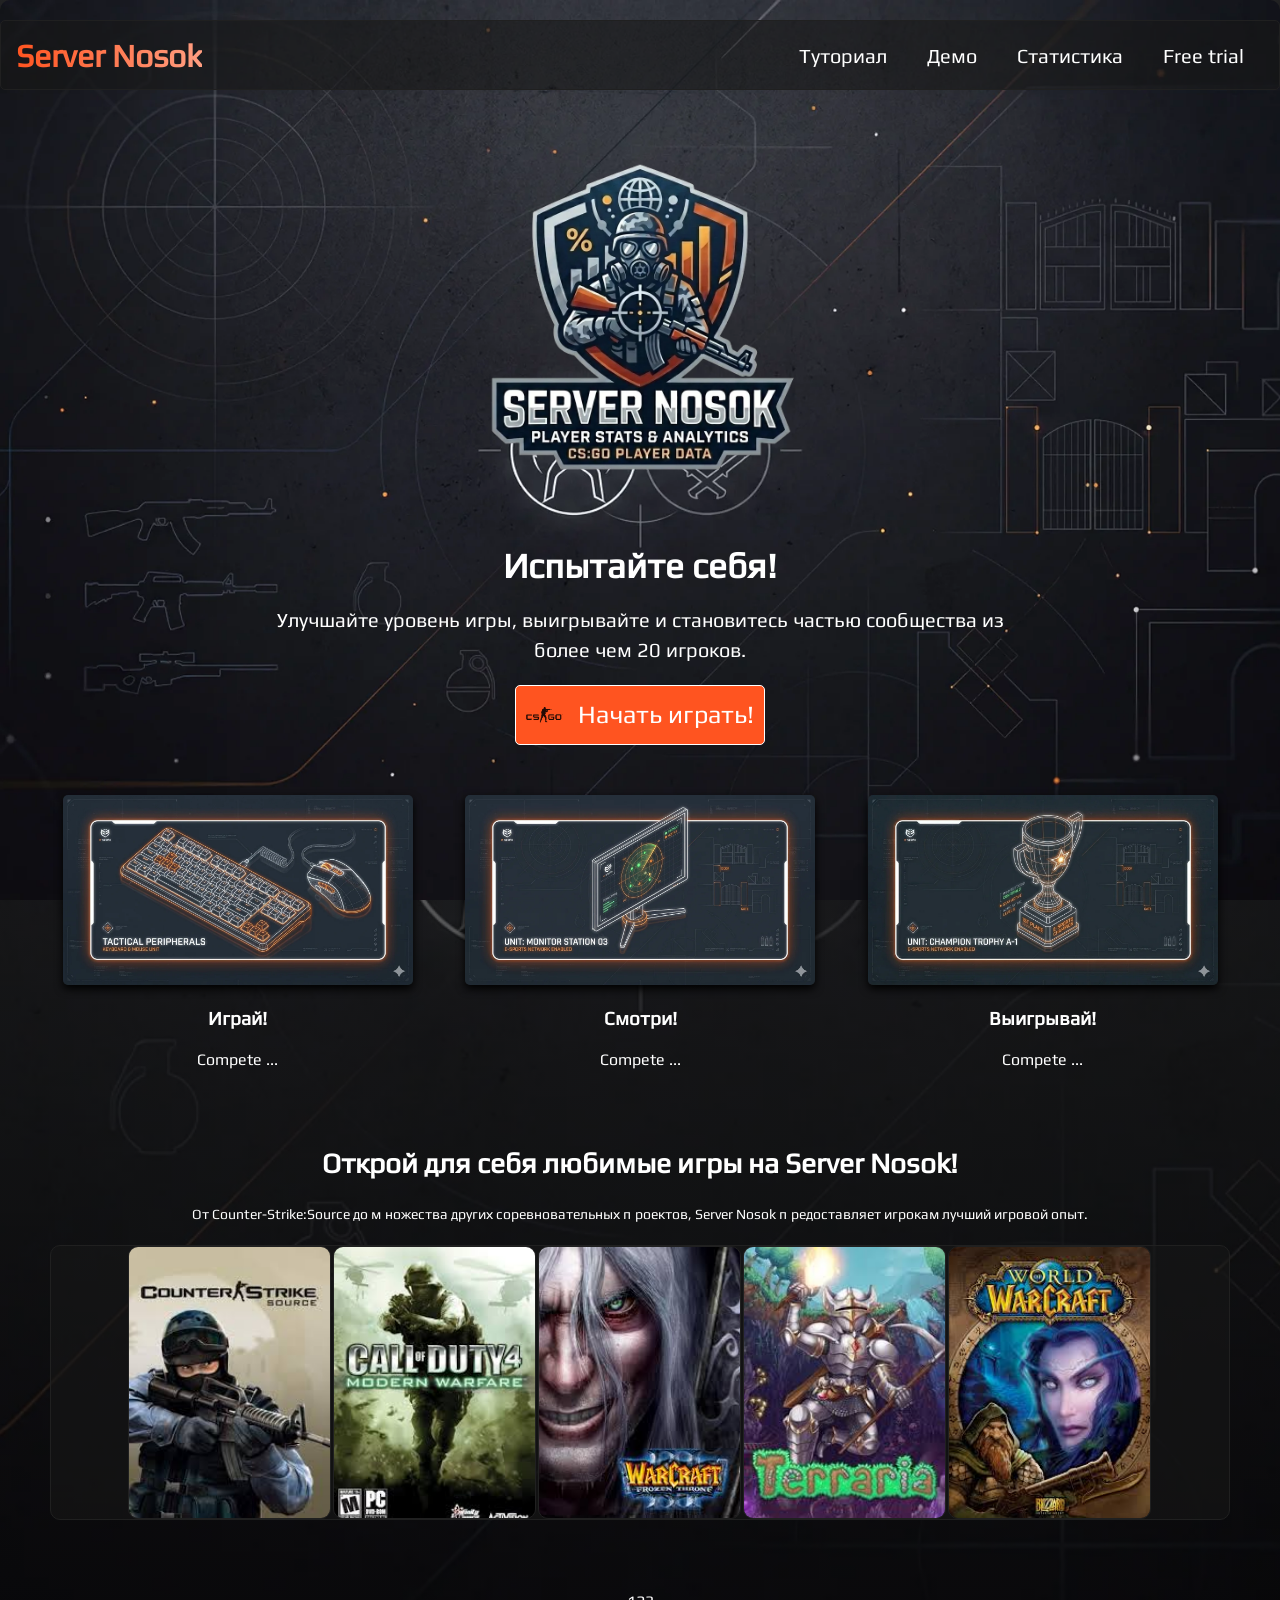
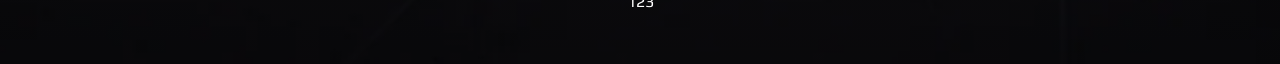
<file: index.html>
<!DOCTYPE html>
<html lang="en">
<head>
    <meta charset="UTF-8">
    <meta name="viewport" content="width=device-width, initial-scale=1.0">
    <title>stat_csgo</title>
    <link rel="stylesheet" href="/styles/reset.css">
    <link rel="stylesheet" href="/styles/index.css">
</head>
<body>
    <div id="preloader">
        <div class="spinner"></div>
    </div>
    <div class="container">
        <header class="header">
            <h1 class="header__title">Server Nosok</h1>
            <label class="toggle__label" for="toggle">&#9776</label>
            <nav class="nav">
                <input type="checkbox" id="toggle" />
                <ul class="menu">
                    <li>
                        <a href="/pages/tutorial.html">Туториал</a>
                    </li>
                    <li>
                        <a href="/pages/demo.html">Демо</a>
                    </li>
                    <li>
                        <a href="#">Статистика</a>
                    </li>
                    <li>
                        <a href="#"><span>Free trial</span></a>
                    </li>
                </ul>
            </nav>
        </header>
        <main>
            <section class="hero__index">
                <img class="hero__logo" src="/img/logo.webp" alt="Ошибка">
                <h2 class="hero__chapter">Испытайте себя!</h2>
                <p class="hero__text">Улучшайте уровень игры, выигрывайте и становитесь частью сообщества из более чем 20 игроков.</p>
                <a class="hero__startgame" href=""><img src="/img/ikon.webp" alt="...">Начать играть!</a>
            </section>

            <section class="infos">
                <article class="info">
                    <img class="info__img" src="/img/info/mouse.webp" alt="Ошибка">
                    <h3 class="info__header">Играй!</h3>
                    <p class="info__details">
                        Compete ...
                    </p>
                </article>
                <article class="info">
                    <img class="info__img" src="/img/info/monitor.webp" alt="Ошибка">
                    <h3 class="info__header">Смотри!</h3>
                    <p class="info__details">
                    Compete ...
                    </p>
                </article>
                <article class="info">
                    <img class="info__img" src="/img/info/cup.webp" alt="Ошибка">
                    <h3 class="info__header">Выигрывай!</h3>
                    <p class="info__details">
                    Compete ...
                    </p>
                </article>
            </section>

            <section class="games">
                <h4>Открой для себя любимые игры на Server Nosok!</h4>
                <p>От Counter-Strike:Source до множества других соревновательных проектов, Server Nosok предоставляет игрокам лучший игровой опыт.</p>
                <ul class="games__img">
                    <li>
                        <a href="#"><img src="/img/games/cssource-logo.jfif" alt="error"></a>
                    </li>
                    <li>
                        <a href="#"><img src="/img/games/cod4-logo.jfif" alt="error"></a>
                    </li>
                    <li>
                        <a href="#"><img src="/img/games/warcraft3-logo.jfif" alt="error"></a>
                    </li>
                    <li>
                        <a href="#"><img src="/img/games/terraria-logo.jfif" alt="error"></a>
                    </li>
                    <li>
                        <a href="#"><img src="/img/games/wow-logo.jfif" alt="error"></a>
                    <li>
                </ul>
            </section>
        </main>
        <footer>
            123
        </footer>
        
    </div>
    <script src="/scripts/script.js"></script>
</body>
</html>
</file>
<file: styles/index.css>
* {
    padding: 0;
    margin: 0;
    border: 0;
    box-sizing: border-box;
}

@font-face {
    font-family: play;
    src: url('../fonts/Play.ttf') format(truetype);}

body {
    font-family: play;
    color: #fff;
    scroll-behavior: smooth;
    text-rendering: optimizeSpeed;
    line-height: 1.5;
    padding-bottom: 30px;
    background: linear-gradient(rgba(33,33,33,0.9), rgba(0,0,0,0.55)), url(/img/body.webp) center/cover no-repeat;
}
#preloader {
    position: fixed;
    left: 0;
    top: 0;
    width: 100%;
    height: 100%;
    background-color: #fff;
    z-index: 9999;
    display: flex;
    justify-content: center;
    align-items: center;
    transition: opacity 0.5s ease;
}
.spinner{
    border: 5px solid #f3f3f3;
    border-top: 5px solid #3498db;
    border-radius: 50%;
    width: 50px;
    height: 50px;
    animation: spin 1s linear infinite;
}
@keyframes spin {
    0% {transform: rotate(0deg);}
    100% {transform: rotate(360deg);}
}
.spinner #loader {
    opacity: 0;
    visibility: hidden;
}
.container {
    margin: 0 auto;
    max-width: 1400px;
    text-align: center;
    padding: 20px 0 20px;
    background:  url(/img/body.webp) center/cover no-repeat fixed; 
    border-radius: 10px;
}
/* linear-gradient(rgba(33,33,33,0.9), rgba(0,0,0,0.55)),
linear-gradient(rgba(33,33,33,0.25), rgba(0,0,0,0.55)), */
.header {
    padding: 0px 15px;
    background-color: rgba(23, 23, 23, 0.582);
    border-radius: 5px;
    display: flex;
    justify-content: space-between;
    height: 70px;
    line-height: 70px;
    border: 1px solid rgb(32, 32, 32);
    margin: auto;
}

.header__title {
    background: linear-gradient(to right,rgb(255, 84, 32), rgb(255, 158, 129),rgb(255, 255, 255));
    background-size: 200% auto;
    -webkit-background-clip: text;
    background-clip: text;
    -webkit-text-fill-color: transparent;
    animation: centerGradient 2.5s linear infinite;
    cursor: crosshair;
}
@keyframes centerGradient {
    0% {background-position: 0% center;}
    100% {background-position: 200% center;}
} 
.toggle__label {
    font-size: 20px;
    line-height: 70px;
    cursor: pointer;
    display: none;
}

#toggle {
    display: none;
}

.nav {
    display: flex;
}
.menu {
    display: flex;
    list-style-type: none;
}
.menu a {
    text-decoration: none;
    color: rgb(255, 255, 255);
    margin: 0 10px;
    padding: 10px;
    border-radius: 5px;
    line-height: 70px;
    transition: all 0.2s ease-in;
    font-size: 20px;
}

.menu a:hover {
    background-color: rgba(60, 60, 60, 0.4);
    color: #fff;
    padding: 10px;
    border-radius: 5px;
}

.menu a:active {
    background-color: transparent;
    color: grey;
}

@media only screen and (max-width: 736px) {
    .header {
        flex-wrap: wrap;
        justify-content: space-between;
        padding: 0 15px;
    }
    .toggle__label {
        display: block;
        cursor: pointer;
    }
    .nav {
        width: 100%;
    }
    .menu {
        display: flex;
        flex-direction: column;
        text-align: center;
        width: 100%;
        position: fixed;
        left: -100%;
        transition: all .5s ease-in;
        background-color: rgba(255, 255, 255, 0.5);
    }
    .menu a {
        display: block;
        border-bottom: 1px solid grey;
        margin: 0;
        color: #fff;
    }
    .menu a:hover {
        background-color: rgba(185, 185, 185, 0.4);
        color: #fff;
    }
    .menu a:active {
        background-color: transparent;
        color: gray;
    }
    #toggle:checked~.menu {
        left: 0;
    }
}
.hero__index {
    max-width: 800px;
    max-height: 100%;
    margin: 0 auto;
    display: flex;
    flex-wrap: wrap;
    flex-direction: column;
    justify-content: center;
    align-items: center;
    padding: 0 10px;
} 

.hero__logo {
    width: 100%;
    object-fit: cover;
    width: 450px;
}
.hero__chapter {
    height: 45px;
    font-size: 35px;
}

.hero__text {
    display: flex;
    align-items: center;
    height: 40px;
    flex-basis: 100px;
    font-size: 20px;
}
.hero__startgame {
    display: flex;
    align-items: center;
    background-color: rgb(255, 84, 32);
    color: #fff;
    padding: 10px;
    border: 1px solid #fff;
    border-radius: 5px;
    font-size: 25px;
    text-decoration: none;
    gap:10px;
    img {
        height: 20px;
        object-fit: cover;
        padding-right: 5px;
    }
}
.hero__startgame a {
    background-color: rgb(255, 84, 32);
    color: #fff;
    padding: 10px;
    border: 1px solid #fff;
    border-radius: 5px;
    font-size: 25px;
    text-decoration: none;
}
.hero__startgame a:hover {
    color: #333333;}

.hero__startgame a:active {
    background-color: transparent;
    color: grey;
}
.infos {
    display: flex;
    justify-content: space-evenly;
    margin-top: 50px;
    padding: 0 20px;
}
.info {
    max-width: 800px;
    display: flex;
    flex-direction: column;
    flex-wrap: wrap;
    justify-content: center;
    align-items: center;
    padding: 0 10px;
}
.info__img {
    width: 350px;
    border-radius: 5px;
    box-shadow: 0px 4px 8px #000000;
    
}

.games {
    max-width: 1200px;
    margin: 50px auto;
    display: flex;
    flex-direction: column;
    padding: 20px 10px;
    h4{
        font-size: 28px;
        margin-bottom: 20px;
    }
    p{
        font-size: 14px;
        margin-bottom: 20px;
    }

}
.games__img {
    list-style-type: none;
    background-color: rgba(23, 23, 23, 0.582);
    border: 1px solid rgb(32, 32, 32);
    border-radius: 10px;
    display: flex;
    flex-wrap: wrap;
    flex-direction: row;
    justify-content: center;
    padding: 5px 20px;
    img {
        border: 1px solid rgb(32, 32, 32);
        margin-right: 2px;
        width: 203px;
        height: 273px;
        /* padding: 10px; */
        border-radius: 10px;
        object-fit: cover;
    }
}

/* tutorial */

.hero__tutorial {
    height: 100vh;
    display: flex;
    flex-direction: column;
    color: #ffffff;
    padding: 2em;
}
.playground__header {
    color: #ffffff;
    flex: 0 auto;
    margin-bottom: 1em;
}

.playground {
    padding: 2em;
    border: 2px solid #555;
    border-radius: 5px;
    flex: 1;
}

/* General styles end */

/* Tabs visuals start */

.tabs {
    margin-bottom: 2em;
}

.tabs__headers {
    border-bottom: 2px solid #555;
    display: flex;
    unicode-bidi: normal;
}

.tabs__header {

    padding: 1em;
    border: 1px solid #555;
    user-select: none;
    cursor: pointer;
}

.tabs__contents {
    padding: 2em;
    border: 1px solid #555;
    border-radius: 5px;
    video {
        width: 800px;
        object-fit: cover;
        border-radius: 5px;
    }
}

/* Tabs visuals end */

/* Tabs functional start */
.tabs__hidden-state-input {
    display: none;
}

.tabs:has(.tabs__header--1 input:checked) .tabs__header--1, 
.tabs:has(.tabs__header--2 input:checked) .tabs__header--2, 
.tabs:has(.tabs__header--3 input:checked) .tabs__header--3, 
.tabs:has(.tabs__header--4 input:checked) .tabs__header--4, 
.tabs:has(.tabs__header--5 input:checked) .tabs__header--5 {
    font-weight: bold;
    background-color: rgba(75, 75, 75, 0.816);
    color: rgb(255, 84, 32);
}
.tabs__content {
    display: none;
}

.tabs:has(.tabs__header--1 input:checked) .tabs__content--1, 
.tabs:has(.tabs__header--2 input:checked) .tabs__content--2, 
.tabs:has(.tabs__header--3 input:checked) .tabs__content--3,
.tabs:has(.tabs__header--4 input:checked) .tabs__content--4, 
.tabs:has(.tabs__header--5 input:checked) .tabs__content--5 { 
    display: block;
}
</file>
